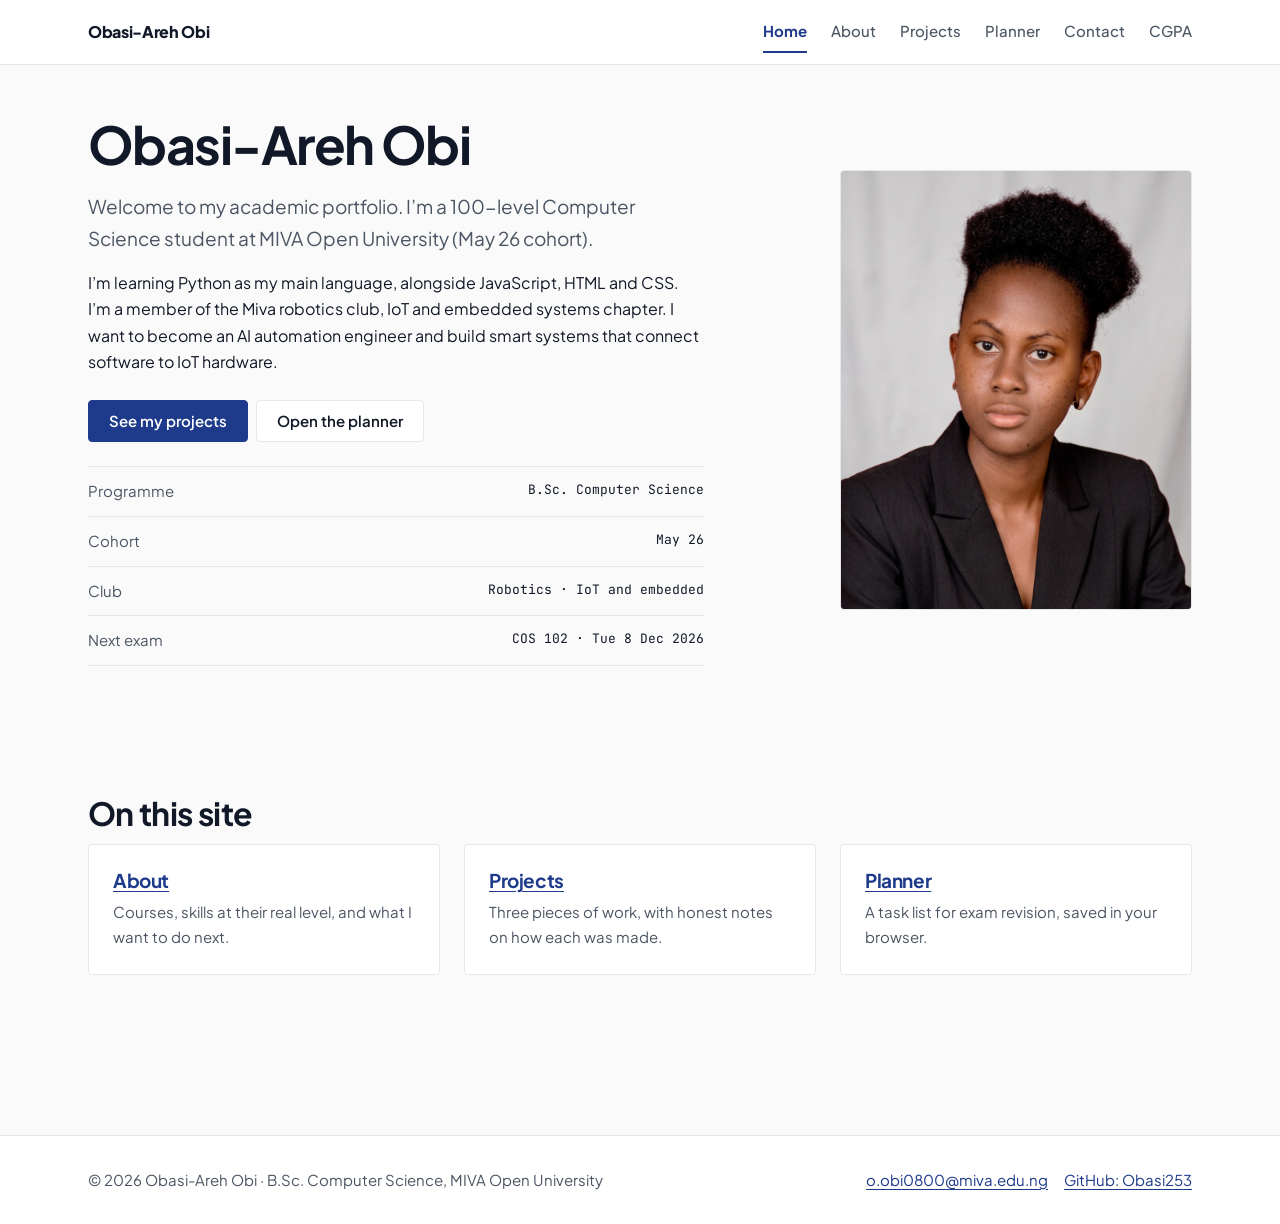
<file: index.html>
<!DOCTYPE html>
<html lang="en">
<head>
<meta charset="UTF-8">
<meta name="viewport" content="width=device-width, initial-scale=1">
<title>Home | Obasi-Areh Obi</title>
<meta name="description" content="Portfolio and academic planner of Obasi-Areh Obi, a Computer Science student at MIVA Open University.">
<link rel="preconnect" href="https://fonts.googleapis.com">
<link rel="preconnect" href="https://fonts.gstatic.com" crossorigin>
<link href="https://fonts.googleapis.com/css2?family=JetBrains+Mono:wght@400;500&family=Plus+Jakarta+Sans:wght@400;500;600;700;800&display=swap" rel="stylesheet">
<link rel="stylesheet" href="css/style.css">
</head>
<body>
<a class="skip-link" href="#main">Skip to content</a>
<header class="site-header"><div class="container">
<a class="brand" href="index.html">Obasi-Areh Obi</a>
<button class="nav-toggle" type="button" aria-expanded="false" aria-controls="site-nav">Menu</button>
<nav class="nav" id="site-nav" aria-label="Main"><ul><li><a href="index.html" aria-current="page">Home</a></li><li><a href="about.html">About</a></li><li><a href="projects.html">Projects</a></li><li><a href="planner.html">Planner</a></li><li><a href="contact.html">Contact</a></li><li><a href="cgpa.html">CGPA</a></li></ul></nav>
</div></header>
<main id="main">

<section class="hero"><div class="container hero-grid">
<div>
<h1>Obasi-Areh Obi</h1>
<p class="lead">Welcome to my academic portfolio. I’m a 100-level Computer Science student at MIVA Open University (May 26 cohort).</p>
<p>I’m learning Python as my main language, alongside JavaScript, HTML and CSS. I’m a member of the Miva robotics club, IoT and embedded systems chapter. I want to become an AI automation engineer and build smart systems that connect software to IoT hardware.</p>
<div class="cluster mt-5"><a class="btn" href="projects.html">See my projects</a><a class="btn btn-secondary" href="planner.html">Open the planner</a></div>
<ul class="meta-list">
<li><span class="label">Programme</span><span class="value">B.Sc. Computer Science</span></li>
<li><span class="label">Cohort</span><span class="value">May 26</span></li>
<li><span class="label">Club</span><span class="value">Robotics · IoT and embedded</span></li>
<li><span class="label">Next exam</span><span class="value">COS 102 · Tue 8 Dec 2026</span></li>
</ul>
</div>
<img class="portrait" src="assets/profile.jpg" alt="Portrait of Obasi-Areh Obi" width="440" height="550" onerror="this.onerror=null;this.src='data:image/svg+xml,%3Csvg%20xmlns=%22http://www.w3.org/2000/svg%22%20viewBox=%220%200%20440%20550%22%3E%3Crect%20width=%22440%22%20height=%22550%22%20fill=%22%23EFF3FF%22/%3E%3Ctext%20x=%22220%22%20y=%22275%22%20font-family=%22Arial,sans-serif%22%20font-size=%2222%22%20fill=%22%231E3A8A%22%20text-anchor=%22middle%22%3EImage%20not%20added%20yet%3C/text%3E%3C/svg%3E'">
</div></section>
<section class="section"><div class="container">
<h2>On this site</h2>
<div class="grid grid-3">
<article class="card"><h3><a href="about.html">About</a></h3><p>Courses, skills at their real level, and what I want to do next.</p></article>
<article class="card"><h3><a href="projects.html">Projects</a></h3><p>Three pieces of work, with honest notes on how each was made.</p></article>
<article class="card"><h3><a href="planner.html">Planner</a></h3><p>A task list for exam revision, saved in your browser.</p></article>
</div></div></section>
</main>
<footer class="site-footer"><div class="container">
<p class="mb-0">© <span id="year">2026</span> Obasi-Areh Obi · B.Sc. Computer Science, MIVA Open University</p>
<ul><li><a href="mailto:o.obi0800@miva.edu.ng">o.obi0800@miva.edu.ng</a></li><li><a href="https://github.com/Obasi253">GitHub: Obasi253</a></li></ul>
</div></footer>
<script src="js/main.js"></script>
</body>
</html>
</file>
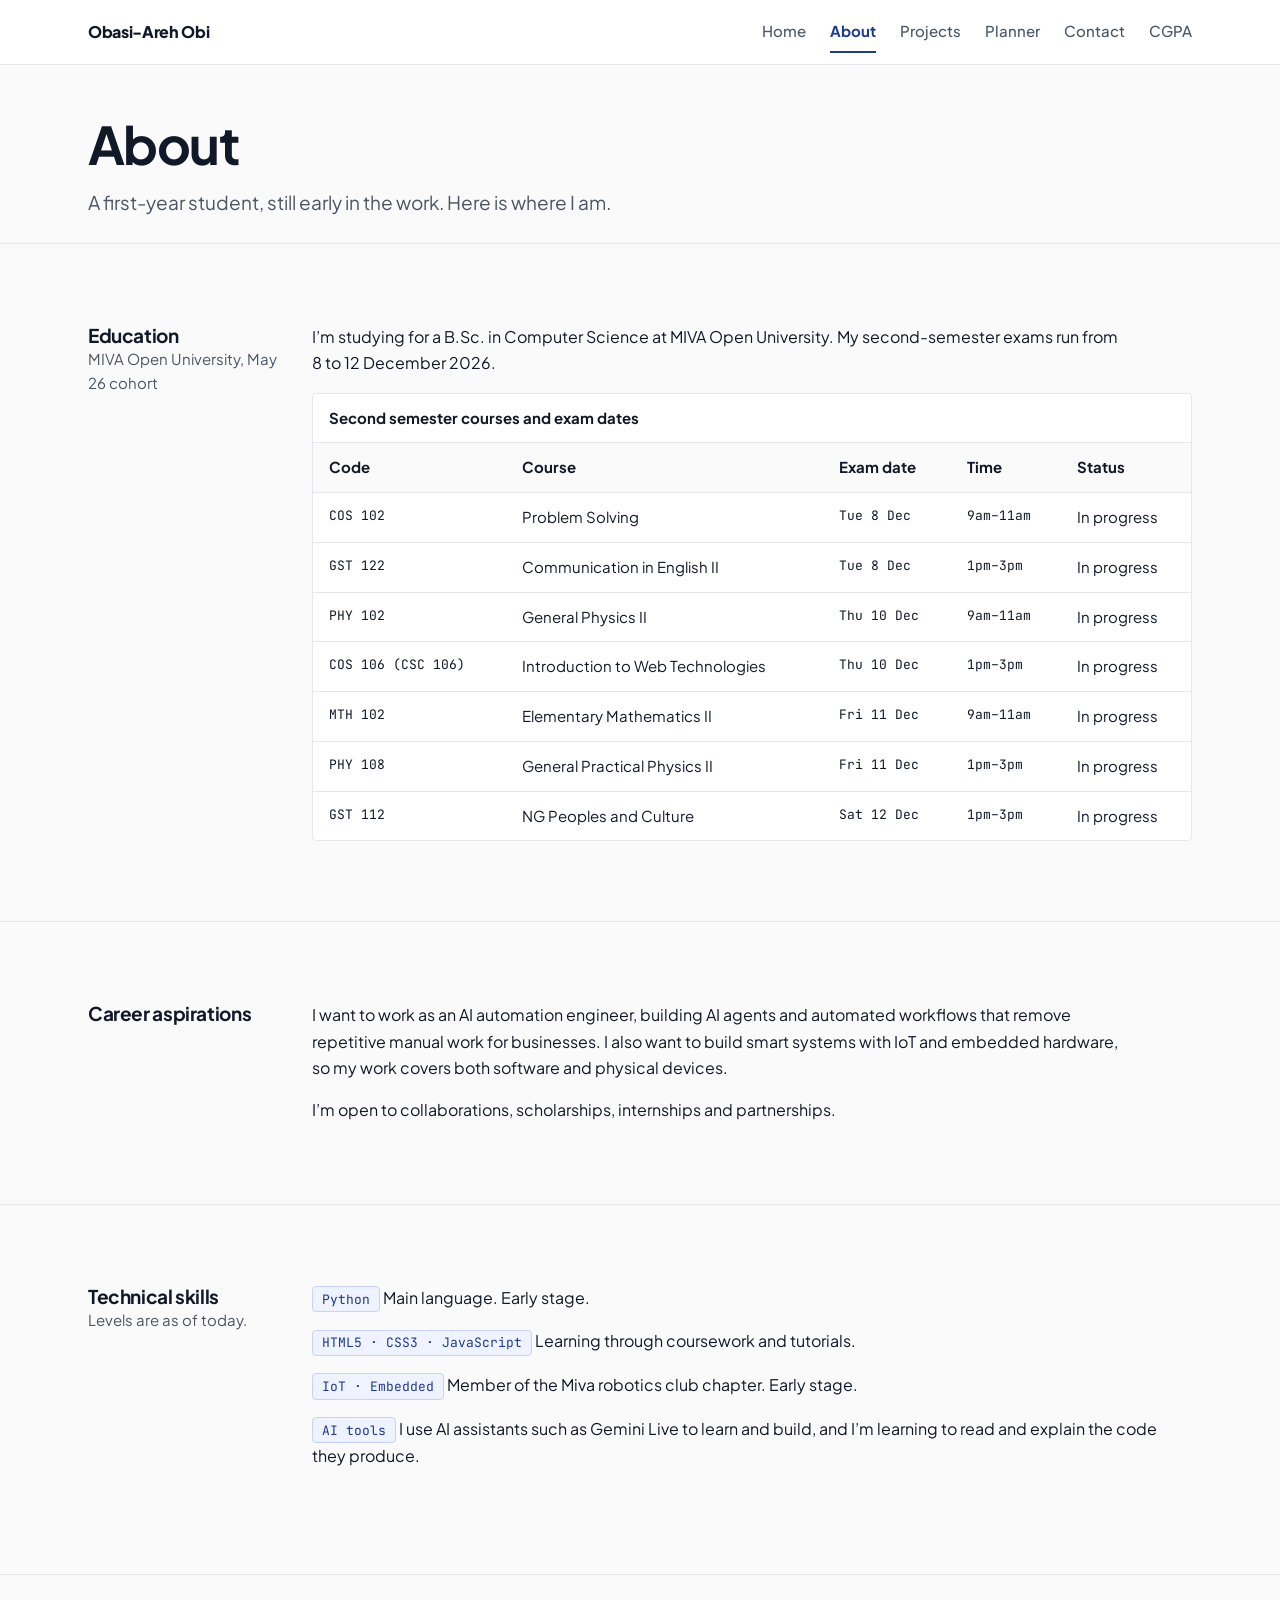
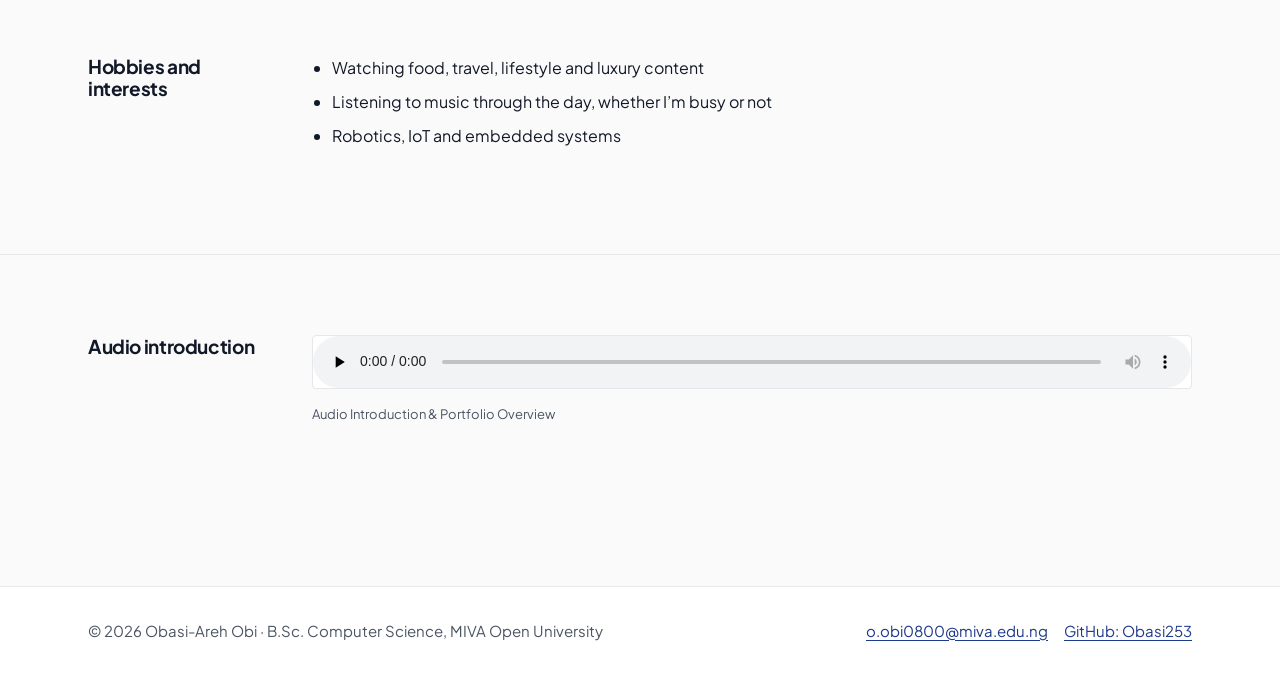
<file: about.html>
<!DOCTYPE html>
<html lang="en">
<head>
<meta charset="UTF-8">
<meta name="viewport" content="width=device-width, initial-scale=1">
<title>About | Obasi-Areh Obi</title>
<meta name="description" content="Education, skills, career aims and interests of Obasi-Areh Obi.">
<link rel="preconnect" href="https://fonts.googleapis.com">
<link rel="preconnect" href="https://fonts.gstatic.com" crossorigin>
<link href="https://fonts.googleapis.com/css2?family=JetBrains+Mono:wght@400;500&family=Plus+Jakarta+Sans:wght@400;500;600;700;800&display=swap" rel="stylesheet">
<link rel="stylesheet" href="css/style.css">
</head>
<body>
<a class="skip-link" href="#main">Skip to content</a>
<header class="site-header"><div class="container">
<a class="brand" href="index.html">Obasi-Areh Obi</a>
<button class="nav-toggle" type="button" aria-expanded="false" aria-controls="site-nav">Menu</button>
<nav class="nav" id="site-nav" aria-label="Main"><ul><li><a href="index.html">Home</a></li><li><a href="about.html" aria-current="page">About</a></li><li><a href="projects.html">Projects</a></li><li><a href="planner.html">Planner</a></li><li><a href="contact.html">Contact</a></li><li><a href="cgpa.html">CGPA</a></li></ul></nav>
</div></header>
<main id="main">

<div class="page-title"><div class="container"><h1>About</h1><p>A first-year student, still early in the work. Here is where I am.</p></div></div>
<section class="section"><div class="container split">
<div class="split-label"><h2>Education</h2><p>MIVA Open University, May 26 cohort</p></div>
<div class="stack"><p>I’m studying for a B.Sc. in Computer Science at MIVA Open University. My second-semester exams run from 8 to 12 December 2026.</p>
<div class="table-wrap"><table class="stack-table">
<caption>Second semester courses and exam dates</caption>
<thead><tr><th scope="col">Code</th><th scope="col">Course</th><th scope="col">Exam date</th><th scope="col">Time</th><th scope="col">Status</th></tr></thead>
<tbody><tr><td class="mono" data-label="Code">COS 102</td><td data-label="Course">Problem Solving</td><td class="mono" data-label="Exam date">Tue 8 Dec</td><td class="mono" data-label="Time">9am–11am</td><td data-label="Status">In progress</td></tr><tr><td class="mono" data-label="Code">GST 122</td><td data-label="Course">Communication in English II</td><td class="mono" data-label="Exam date">Tue 8 Dec</td><td class="mono" data-label="Time">1pm–3pm</td><td data-label="Status">In progress</td></tr><tr><td class="mono" data-label="Code">PHY 102</td><td data-label="Course">General Physics II</td><td class="mono" data-label="Exam date">Thu 10 Dec</td><td class="mono" data-label="Time">9am–11am</td><td data-label="Status">In progress</td></tr><tr><td class="mono" data-label="Code">COS 106 (CSC 106)</td><td data-label="Course">Introduction to Web Technologies</td><td class="mono" data-label="Exam date">Thu 10 Dec</td><td class="mono" data-label="Time">1pm–3pm</td><td data-label="Status">In progress</td></tr><tr><td class="mono" data-label="Code">MTH 102</td><td data-label="Course">Elementary Mathematics II</td><td class="mono" data-label="Exam date">Fri 11 Dec</td><td class="mono" data-label="Time">9am–11am</td><td data-label="Status">In progress</td></tr><tr><td class="mono" data-label="Code">PHY 108</td><td data-label="Course">General Practical Physics II</td><td class="mono" data-label="Exam date">Fri 11 Dec</td><td class="mono" data-label="Time">1pm–3pm</td><td data-label="Status">In progress</td></tr><tr><td class="mono" data-label="Code">GST 112</td><td data-label="Course">NG Peoples and Culture</td><td class="mono" data-label="Exam date">Sat 12 Dec</td><td class="mono" data-label="Time">1pm–3pm</td><td data-label="Status">In progress</td></tr></tbody></table></div></div>
</div></section>
<section class="section"><div class="container split">
<div class="split-label"><h2>Career aspirations</h2></div>
<div><p>I want to work as an AI automation engineer, building AI agents and automated workflows that remove repetitive manual work for businesses. I also want to build smart systems with IoT and embedded hardware, so my work covers both software and physical devices.</p>
<p>I’m open to collaborations, scholarships, internships and partnerships.</p></div>
</div></section>
<section class="section"><div class="container split">
<div class="split-label"><h2>Technical skills</h2><p>Levels are as of today.</p></div>
<ul class="stack" style="list-style:none;padding:0">
<li><span class="tag">Python</span> Main language. Early stage.</li>
<li><span class="tag">HTML5 · CSS3 · JavaScript</span> Learning through coursework and tutorials.</li>
<li><span class="tag">IoT · Embedded</span> Member of the Miva robotics club chapter. Early stage.</li>
<li><span class="tag">AI tools</span> I use AI assistants such as Gemini Live to learn and build, and I’m learning to read and explain the code they produce.</li>
</ul></div></section>
<section class="section"><div class="container split">
<div class="split-label"><h2>Hobbies and interests</h2></div>
<ul><li>Watching food, travel, lifestyle and luxury content</li><li>Listening to music through the day, whether I’m busy or not</li><li>Robotics, IoT and embedded systems</li></ul>
</div></section>
<section class="section"><div class="container split">
<div class="split-label"><h2>Audio introduction</h2></div>
<figure><audio controls preload="none"><source src="assets/intro-pitch.mp3" type="audio/mpeg"><source src="assets/intro-pitch.m4a" type="audio/mp4">Your browser does not support the audio element. The audio file is assets/intro-pitch.mp3 or assets/intro-pitch.m4a.</audio>
<figcaption>Audio Introduction &amp; Portfolio Overview</figcaption></figure>
</div></section>
</main>
<footer class="site-footer"><div class="container">
<p class="mb-0">© <span id="year">2026</span> Obasi-Areh Obi · B.Sc. Computer Science, MIVA Open University</p>
<ul><li><a href="mailto:o.obi0800@miva.edu.ng">o.obi0800@miva.edu.ng</a></li><li><a href="https://github.com/Obasi253">GitHub: Obasi253</a></li></ul>
</div></footer>
<script src="js/main.js"></script>
</body>
</html>
</file>
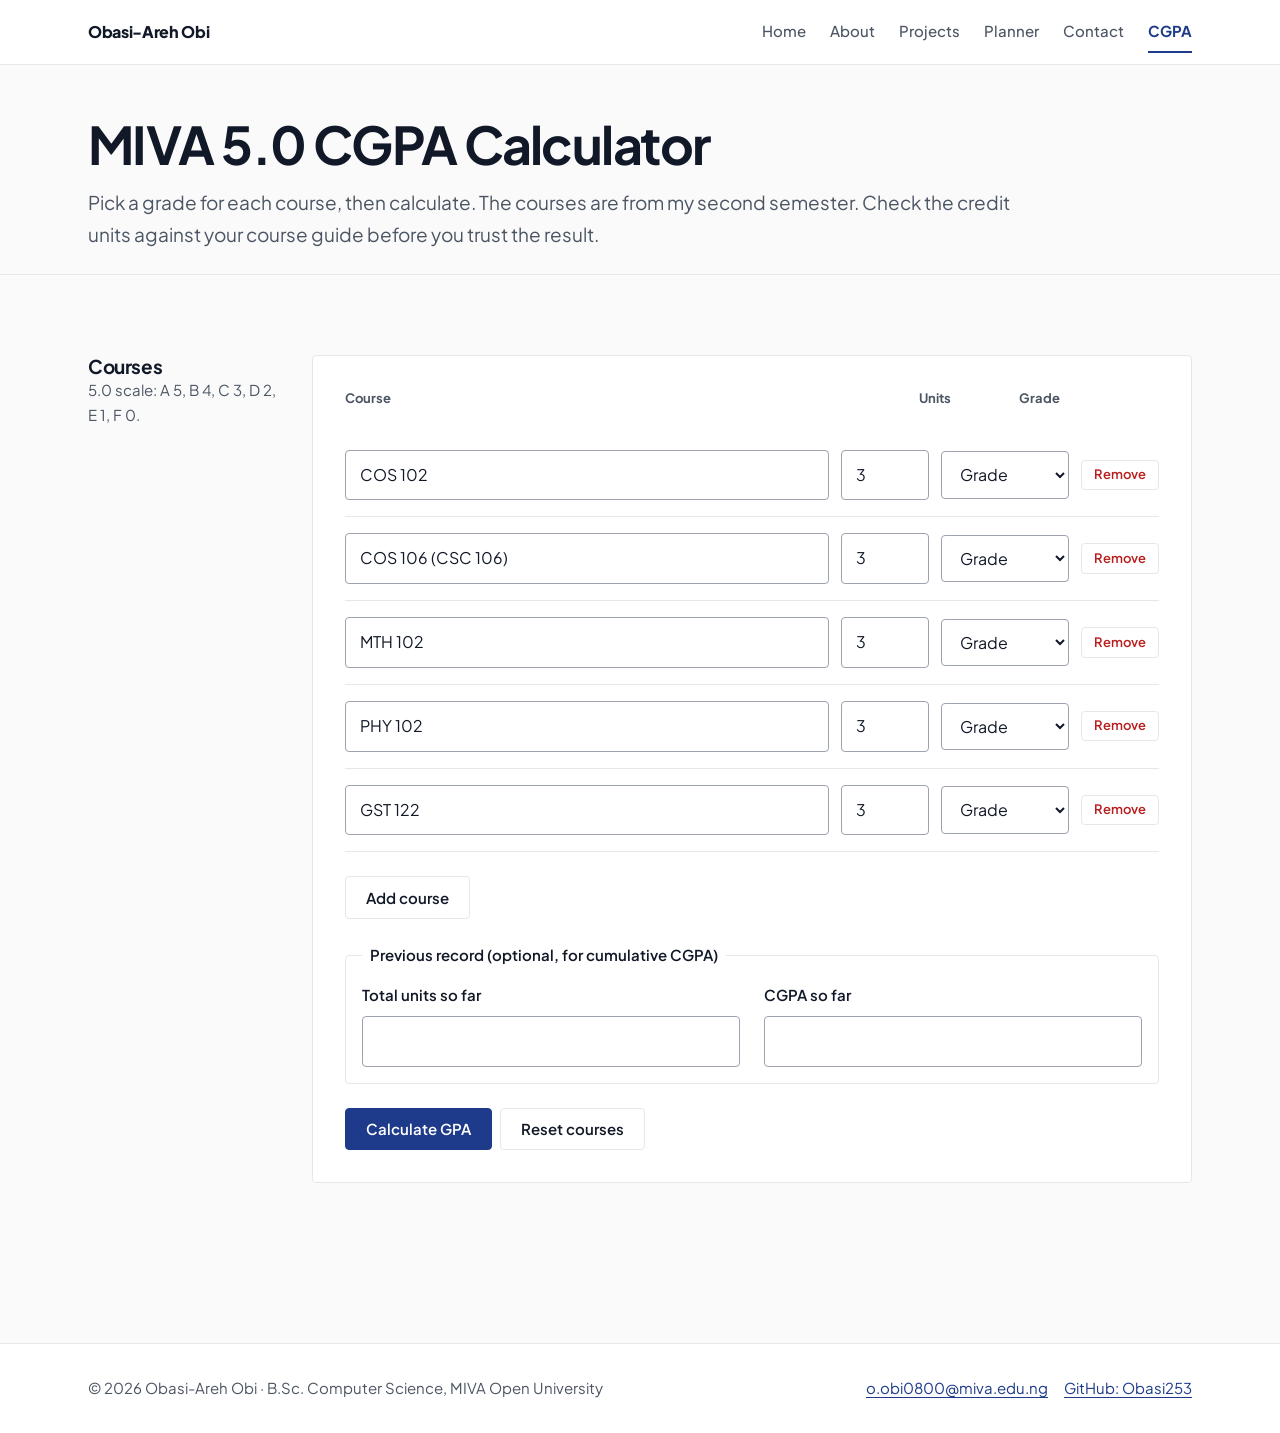
<file: cgpa.html>
<!DOCTYPE html>
<html lang="en">
<head>
<meta charset="UTF-8">
<meta name="viewport" content="width=device-width, initial-scale=1">
<title>CGPA Calculator | Obasi-Areh Obi</title>
<meta name="description" content="A 5.0-scale CGPA calculator for MIVA Open University students.">
<link rel="preconnect" href="https://fonts.googleapis.com">
<link rel="preconnect" href="https://fonts.gstatic.com" crossorigin>
<link href="https://fonts.googleapis.com/css2?family=JetBrains+Mono:wght@400;500&family=Plus+Jakarta+Sans:wght@400;500;600;700;800&display=swap" rel="stylesheet">
<link rel="stylesheet" href="css/style.css">
</head>
<body>
<a class="skip-link" href="#main">Skip to content</a>
<header class="site-header"><div class="container">
<a class="brand" href="index.html">Obasi-Areh Obi</a>
<button class="nav-toggle" type="button" aria-expanded="false" aria-controls="site-nav">Menu</button>
<nav class="nav" id="site-nav" aria-label="Main"><ul><li><a href="index.html">Home</a></li><li><a href="about.html">About</a></li><li><a href="projects.html">Projects</a></li><li><a href="planner.html">Planner</a></li><li><a href="contact.html">Contact</a></li><li><a href="cgpa.html" aria-current="page">CGPA</a></li></ul></nav>
</div></header>
<main id="main">
<div class="page-title"><div class="container"><h1>MIVA 5.0 CGPA Calculator</h1><p>Pick a grade for each course, then calculate. The courses are from my second semester. Check the credit units against your course guide before you trust the result.</p></div></div>
<section class="section"><div class="container split">
<div class="split-label"><h2>Courses</h2><p>5.0 scale: A 5, B 4, C 3, D 2, E 1, F 0.</p></div>
<div class="stack">
<form class="form" id="cgpa-form" novalidate>
<div class="calc-head" aria-hidden="true"><span>Course</span><span>Units</span><span>Grade</span><span></span></div>
<div id="course-rows"></div>
<div class="cluster"><button class="btn btn-secondary" type="button" id="add-course">Add course</button></div>
<fieldset><legend>Previous record (optional, for cumulative CGPA)</legend>
<div class="grid grid-2">
<div class="field"><label for="prev-units">Total units so far</label><input type="number" id="prev-units" min="0" step="1" inputmode="numeric"></div>
<div class="field"><label for="prev-cgpa">CGPA so far</label><input type="number" id="prev-cgpa" min="0" max="5" step="0.01" inputmode="decimal"></div>
</div></fieldset>
<p class="form-status" id="calc-status" role="status"></p>
<div class="cluster"><button class="btn" type="submit">Calculate GPA</button><button class="btn btn-secondary" type="button" id="reset-courses">Reset courses</button></div>
</form>
<article class="card" id="result" hidden>
<h2>Result</h2>
<dl class="summary"><dt>Semester GPA</dt><dd class="big" id="res-gpa"></dd><dt>Units counted</dt><dd id="res-units"></dd><dt>Quality points</dt><dd id="res-points"></dd><dt>Cumulative CGPA</dt><dd id="res-cgpa"></dd></dl>
</article>
</div></div></section>
</main>
<footer class="site-footer"><div class="container">
<p class="mb-0">© <span id="year">2026</span> Obasi-Areh Obi · B.Sc. Computer Science, MIVA Open University</p>
<ul><li><a href="mailto:o.obi0800@miva.edu.ng">o.obi0800@miva.edu.ng</a></li><li><a href="https://github.com/Obasi253">GitHub: Obasi253</a></li></ul>
</div></footer>
<script src="js/main.js"></script>
</body>
</html>
</file>
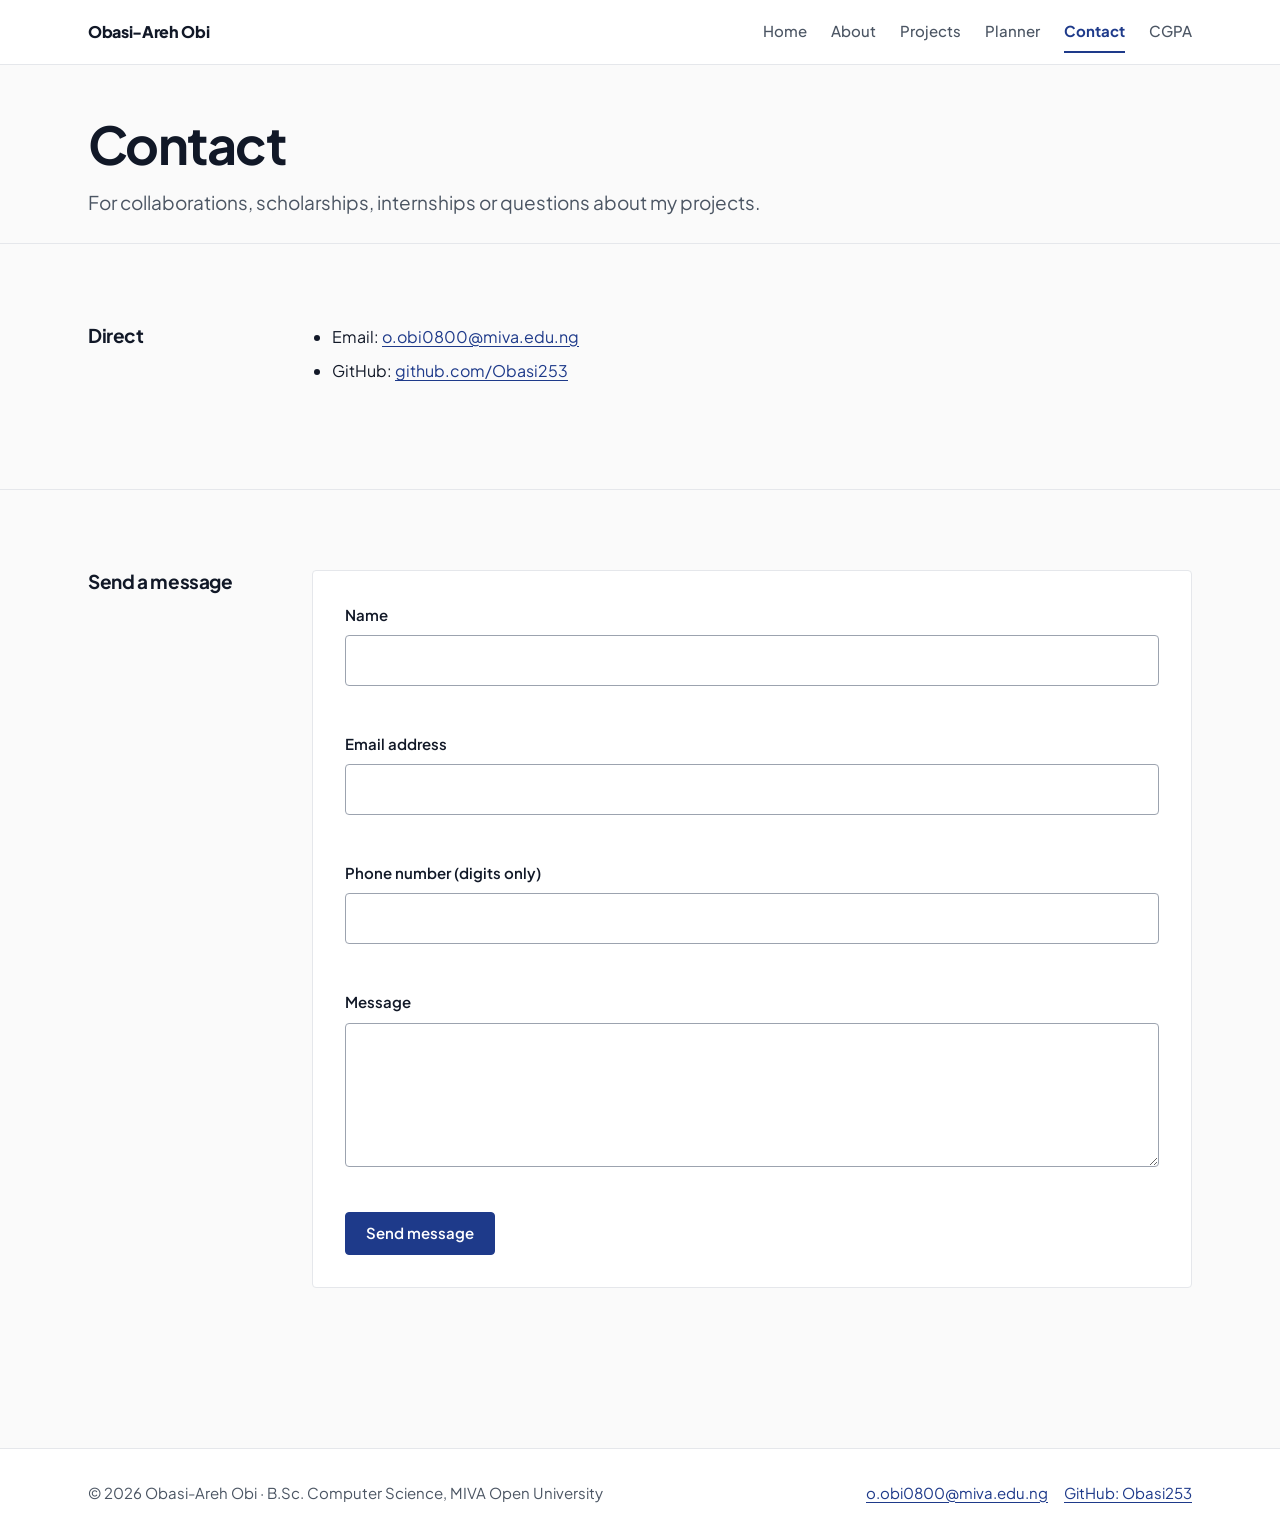
<file: contact.html>
<!DOCTYPE html>
<html lang="en">
<head>
<meta charset="UTF-8">
<meta name="viewport" content="width=device-width, initial-scale=1">
<title>Contact | Obasi-Areh Obi</title>
<meta name="description" content="Contact Obasi-Areh Obi.">
<link rel="preconnect" href="https://fonts.googleapis.com">
<link rel="preconnect" href="https://fonts.gstatic.com" crossorigin>
<link href="https://fonts.googleapis.com/css2?family=JetBrains+Mono:wght@400;500&family=Plus+Jakarta+Sans:wght@400;500;600;700;800&display=swap" rel="stylesheet">
<link rel="stylesheet" href="css/style.css">
</head>
<body>
<a class="skip-link" href="#main">Skip to content</a>
<header class="site-header"><div class="container">
<a class="brand" href="index.html">Obasi-Areh Obi</a>
<button class="nav-toggle" type="button" aria-expanded="false" aria-controls="site-nav">Menu</button>
<nav class="nav" id="site-nav" aria-label="Main"><ul><li><a href="index.html">Home</a></li><li><a href="about.html">About</a></li><li><a href="projects.html">Projects</a></li><li><a href="planner.html">Planner</a></li><li><a href="contact.html" aria-current="page">Contact</a></li><li><a href="cgpa.html">CGPA</a></li></ul></nav>
</div></header>
<main id="main">

<div class="page-title"><div class="container"><h1>Contact</h1><p>For collaborations, scholarships, internships or questions about my projects.</p></div></div>
<section class="section"><div class="container split">
<div class="split-label"><h2>Direct</h2></div>
<ul><li>Email: <a href="mailto:o.obi0800@miva.edu.ng">o.obi0800@miva.edu.ng</a></li><li>GitHub: <a href="https://github.com/Obasi253">github.com/Obasi253</a></li></ul>
</div></section>
<section class="section"><div class="container split">
<div class="split-label"><h2>Send a message</h2></div>
<div class="stack">
<form class="form" id="contact-form" novalidate>
<div class="field"><label for="name">Name</label><input type="text" id="name" name="name" autocomplete="name"><span class="error-message"></span></div>
<div class="field"><label for="email">Email address</label><input type="email" id="email" name="email" autocomplete="email"><span class="error-message"></span></div>
<div class="field"><label for="phone">Phone number (digits only)</label><input type="tel" id="phone" name="phone" inputmode="numeric" autocomplete="tel"><span class="error-message"></span></div>
<div class="field"><label for="message">Message</label><textarea id="message" name="message"></textarea><span class="error-message"></span></div>
<p class="form-status" id="form-status" role="status"></p>
<div><button class="btn" type="submit">Send message</button></div>
</form>
<article class="card" id="confirmation" tabindex="-1" hidden>
<h2>Message Recorded</h2>
<p>Here is a summary of what you entered.</p>
<dl class="summary"><dt>Name</dt><dd id="sum-name"></dd><dt>Email</dt><dd id="sum-email"></dd><dt>Phone</dt><dd id="sum-phone"></dd><dt>Message</dt><dd id="sum-message"></dd></dl>
<p class="text-muted">This site has no server, so nothing is stored or sent from this page. Use the button below to deliver the message by email.</p>
<div class="cluster"><a class="btn" id="send-email" href="mailto:o.obi0800@miva.edu.ng">Send by email</a><button class="btn btn-secondary" type="button" id="new-message">Write another message</button></div>
</article>
</div></div></section>
</main>
<footer class="site-footer"><div class="container">
<p class="mb-0">© <span id="year">2026</span> Obasi-Areh Obi · B.Sc. Computer Science, MIVA Open University</p>
<ul><li><a href="mailto:o.obi0800@miva.edu.ng">o.obi0800@miva.edu.ng</a></li><li><a href="https://github.com/Obasi253">GitHub: Obasi253</a></li></ul>
</div></footer>
<script src="js/main.js"></script>
</body>
</html>
</file>
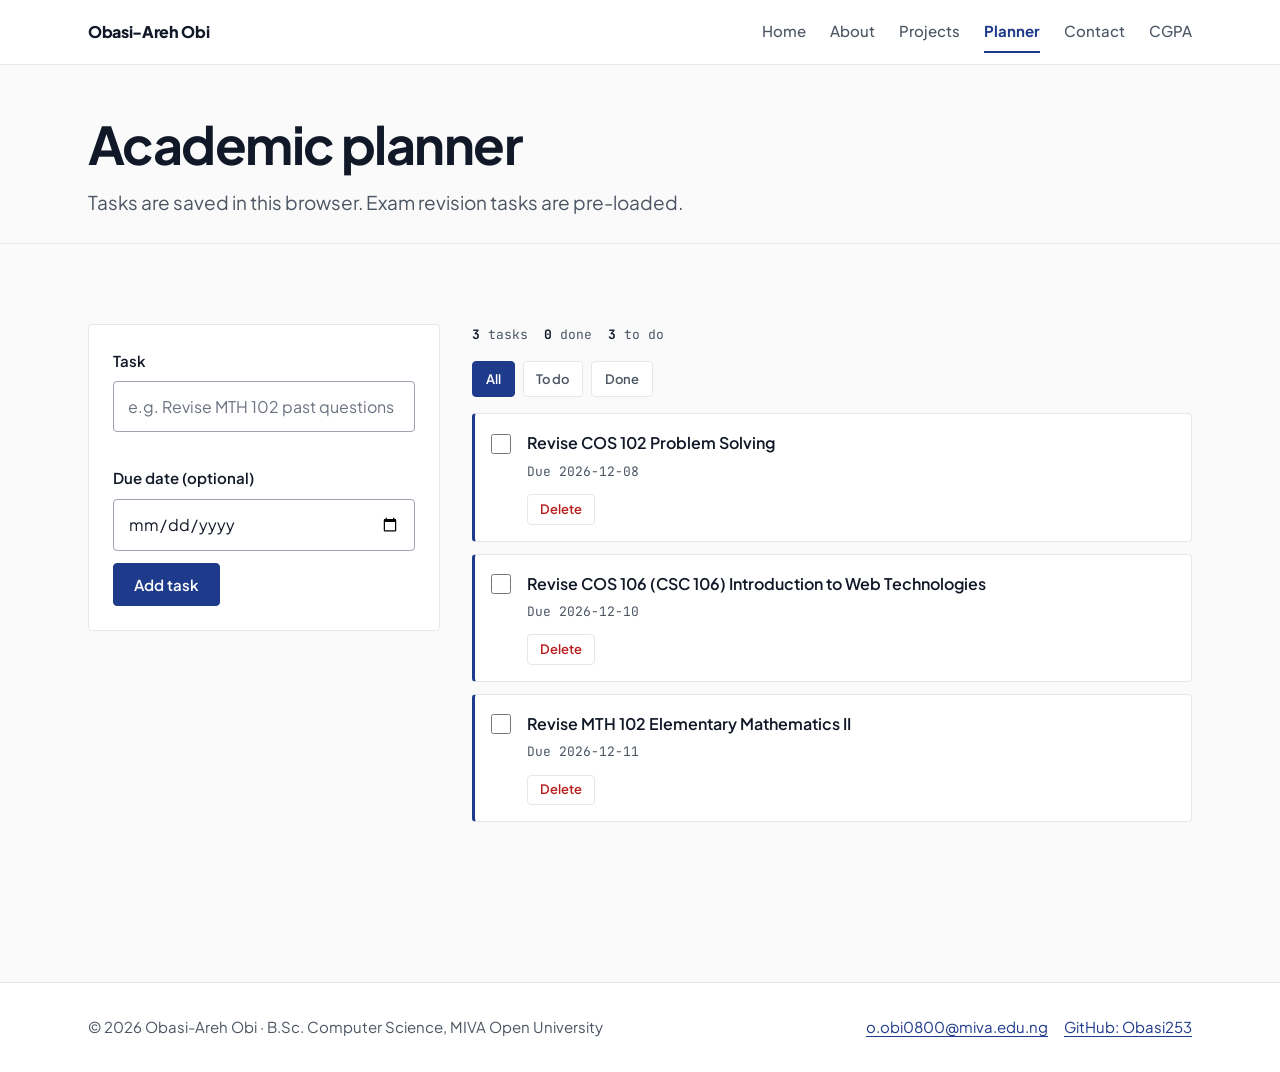
<file: planner.html>
<!DOCTYPE html>
<html lang="en">
<head>
<meta charset="UTF-8">
<meta name="viewport" content="width=device-width, initial-scale=1">
<title>Planner | Obasi-Areh Obi</title>
<meta name="description" content="Academic planner: add, complete and delete revision tasks.">
<link rel="preconnect" href="https://fonts.googleapis.com">
<link rel="preconnect" href="https://fonts.gstatic.com" crossorigin>
<link href="https://fonts.googleapis.com/css2?family=JetBrains+Mono:wght@400;500&family=Plus+Jakarta+Sans:wght@400;500;600;700;800&display=swap" rel="stylesheet">
<link rel="stylesheet" href="css/style.css">
</head>
<body>
<a class="skip-link" href="#main">Skip to content</a>
<header class="site-header"><div class="container">
<a class="brand" href="index.html">Obasi-Areh Obi</a>
<button class="nav-toggle" type="button" aria-expanded="false" aria-controls="site-nav">Menu</button>
<nav class="nav" id="site-nav" aria-label="Main"><ul><li><a href="index.html">Home</a></li><li><a href="about.html">About</a></li><li><a href="projects.html">Projects</a></li><li><a href="planner.html" aria-current="page">Planner</a></li><li><a href="contact.html">Contact</a></li><li><a href="cgpa.html">CGPA</a></li></ul></nav>
</div></header>
<main id="main">

<div class="page-title"><div class="container"><h1>Academic planner</h1><p>Tasks are saved in this browser. Exam revision tasks are pre-loaded.</p></div></div>
<section class="section"><div class="container planner-layout">
<form class="task-form" id="task-form" novalidate>
<div class="field field-wide"><label for="task-title">Task</label><input type="text" id="task-title" name="title" placeholder="e.g. Revise MTH 102 past questions"><span class="error-message" id="task-error"></span></div>
<div class="field"><label for="task-due">Due date (optional)</label><input type="date" id="task-due" name="due"></div>
<button class="btn" type="submit">Add task</button>
</form>
<div>
<p class="planner-summary" id="planner-summary" aria-live="polite"></p>
<div class="filter-bar" role="group" aria-label="Filter tasks">
<button class="filter-btn is-active" type="button" data-filter="all">All</button>
<button class="filter-btn" type="button" data-filter="active">To do</button>
<button class="filter-btn" type="button" data-filter="done">Done</button>
</div>
<ul class="task-list" id="task-list"></ul>
</div></div></section>
</main>
<footer class="site-footer"><div class="container">
<p class="mb-0">© <span id="year">2026</span> Obasi-Areh Obi · B.Sc. Computer Science, MIVA Open University</p>
<ul><li><a href="mailto:o.obi0800@miva.edu.ng">o.obi0800@miva.edu.ng</a></li><li><a href="https://github.com/Obasi253">GitHub: Obasi253</a></li></ul>
</div></footer>
<script src="js/main.js"></script>
</body>
</html>
</file>
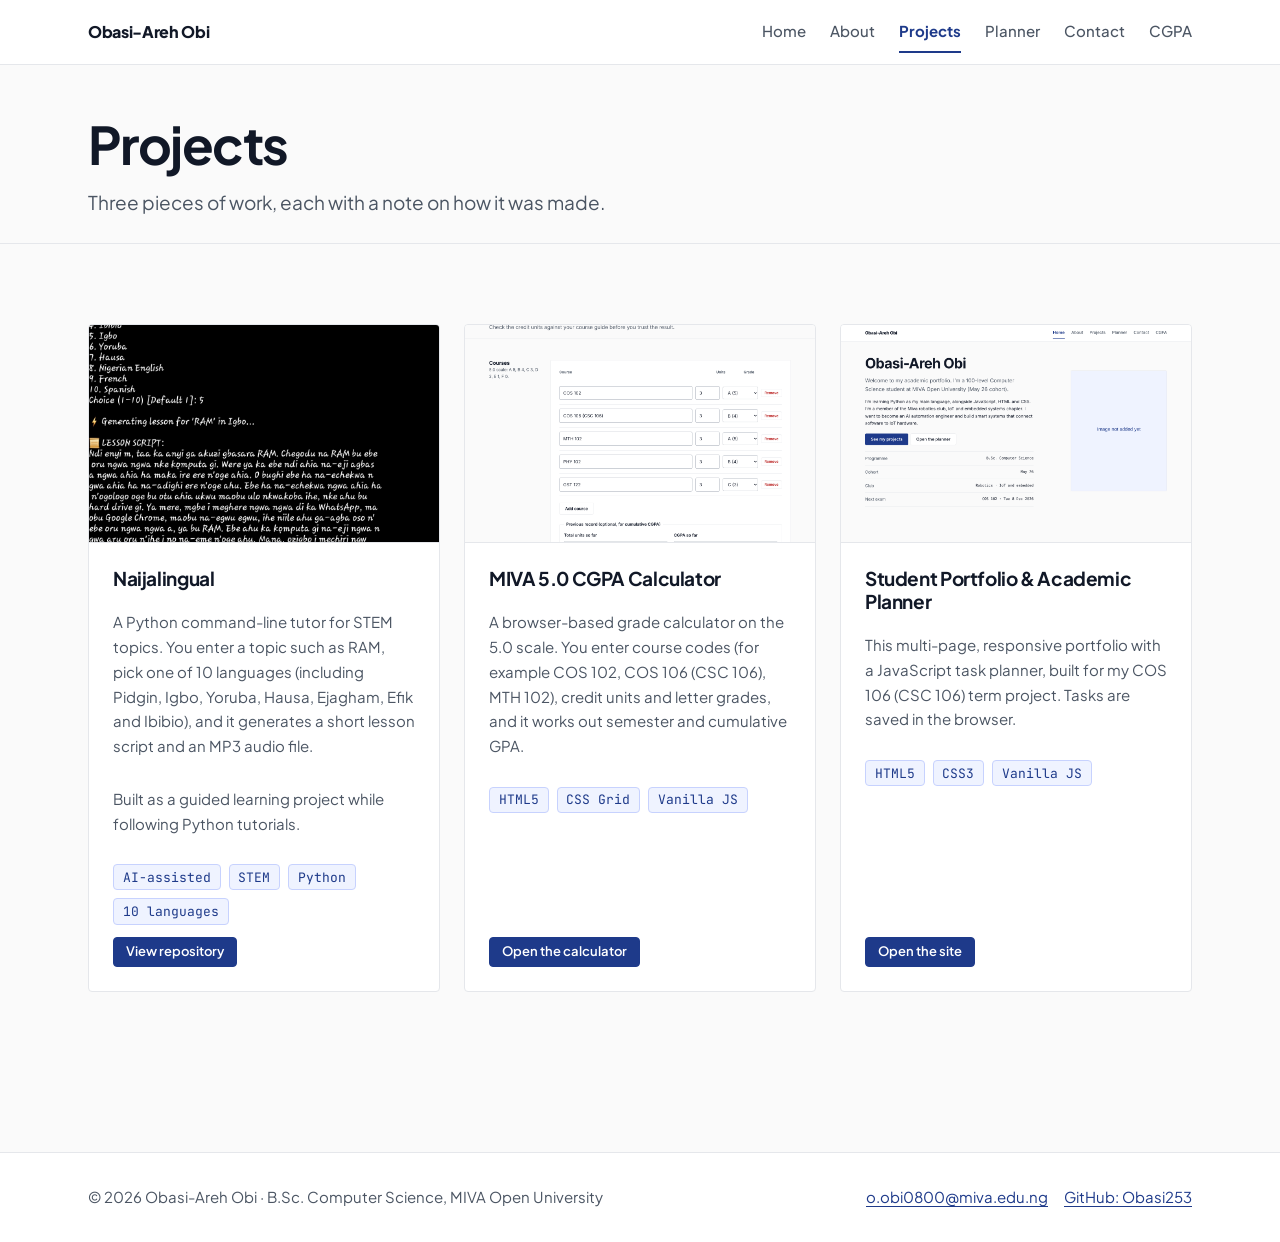
<file: projects.html>
<!DOCTYPE html>
<html lang="en">
<head>
<meta charset="UTF-8">
<meta name="viewport" content="width=device-width, initial-scale=1">
<title>Projects | Obasi-Areh Obi</title>
<meta name="description" content="Three projects by Obasi-Areh Obi, with descriptions, screenshots and links.">
<link rel="preconnect" href="https://fonts.googleapis.com">
<link rel="preconnect" href="https://fonts.gstatic.com" crossorigin>
<link href="https://fonts.googleapis.com/css2?family=JetBrains+Mono:wght@400;500&family=Plus+Jakarta+Sans:wght@400;500;600;700;800&display=swap" rel="stylesheet">
<link rel="stylesheet" href="css/style.css">
</head>
<body>
<a class="skip-link" href="#main">Skip to content</a>
<header class="site-header"><div class="container">
<a class="brand" href="index.html">Obasi-Areh Obi</a>
<button class="nav-toggle" type="button" aria-expanded="false" aria-controls="site-nav">Menu</button>
<nav class="nav" id="site-nav" aria-label="Main"><ul><li><a href="index.html">Home</a></li><li><a href="about.html">About</a></li><li><a href="projects.html" aria-current="page">Projects</a></li><li><a href="planner.html">Planner</a></li><li><a href="contact.html">Contact</a></li><li><a href="cgpa.html">CGPA</a></li></ul></nav>
</div></header>
<main id="main">

<div class="page-title"><div class="container"><h1>Projects</h1><p>Three pieces of work, each with a note on how it was made.</p></div></div>
<section class="section"><div class="container"><div class="grid grid-3">
<article class="card project-card">
<img src="assets/project-1.png" alt="Terminal output of Naijalingual generating an Igbo lesson on RAM" width="640" height="400" onerror="this.onerror=null;this.src='data:image/svg+xml,%3Csvg%20xmlns=%22http://www.w3.org/2000/svg%22%20viewBox=%220%200%20640%20400%22%3E%3Crect%20width=%22640%22%20height=%22400%22%20fill=%22%23EFF3FF%22/%3E%3Ctext%20x=%22320%22%20y=%22200%22%20font-family=%22Arial,sans-serif%22%20font-size=%2222%22%20fill=%22%231E3A8A%22%20text-anchor=%22middle%22%3EImage%20not%20added%20yet%3C/text%3E%3C/svg%3E'">
<div class="card-body"><h3>Naijalingual</h3>
<p>A Python command-line tutor for STEM topics. You enter a topic such as RAM, pick one of 10 languages (including Pidgin, Igbo, Yoruba, Hausa, Ejagham, Efik and Ibibio), and it generates a short lesson script and an MP3 audio file.</p>
<p>Built as a guided learning project while following Python tutorials.</p>
<div class="cluster"><span class="tag">AI-assisted</span><span class="tag">STEM</span><span class="tag">Python</span><span class="tag">10 languages</span></div>
<div class="card-links"><a class="btn btn-sm" href="https://github.com/Obasi253/Naijalingual/tree/main">View repository</a></div></div>
</article>
<article class="card project-card">
<img src="assets/project-2.png" alt="Screenshot of the MIVA 5.0 CGPA Calculator" width="640" height="400" onerror="this.onerror=null;this.src='data:image/svg+xml,%3Csvg%20xmlns=%22http://www.w3.org/2000/svg%22%20viewBox=%220%200%20640%20400%22%3E%3Crect%20width=%22640%22%20height=%22400%22%20fill=%22%23EFF3FF%22/%3E%3Ctext%20x=%22320%22%20y=%22200%22%20font-family=%22Arial,sans-serif%22%20font-size=%2222%22%20fill=%22%231E3A8A%22%20text-anchor=%22middle%22%3EImage%20not%20added%20yet%3C/text%3E%3C/svg%3E'">
<div class="card-body"><h3>MIVA 5.0 CGPA Calculator</h3>
<p>A browser-based grade calculator on the 5.0 scale. You enter course codes (for example COS 102, COS 106 (CSC 106), MTH 102), credit units and letter grades, and it works out semester and cumulative GPA.</p>
<div class="cluster"><span class="tag">HTML5</span><span class="tag">CSS Grid</span><span class="tag">Vanilla JS</span></div>
<div class="card-links"><a class="btn btn-sm" href="cgpa.html">Open the calculator</a></div></div>
</article>
<article class="card project-card">
<img src="assets/project-3.png" alt="Screenshot of this portfolio website" width="640" height="400" onerror="this.onerror=null;this.src='data:image/svg+xml,%3Csvg%20xmlns=%22http://www.w3.org/2000/svg%22%20viewBox=%220%200%20640%20400%22%3E%3Crect%20width=%22640%22%20height=%22400%22%20fill=%22%23EFF3FF%22/%3E%3Ctext%20x=%22320%22%20y=%22200%22%20font-family=%22Arial,sans-serif%22%20font-size=%2222%22%20fill=%22%231E3A8A%22%20text-anchor=%22middle%22%3EImage%20not%20added%20yet%3C/text%3E%3C/svg%3E'">
<div class="card-body"><h3>Student Portfolio &amp; Academic Planner</h3>
<p>This multi-page, responsive portfolio with a JavaScript task planner, built for my COS 106 (CSC 106) term project. Tasks are saved in the browser.</p>
<div class="cluster"><span class="tag">HTML5</span><span class="tag">CSS3</span><span class="tag">Vanilla JS</span></div>
<div class="card-links"><a class="btn btn-sm" href="index.html">Open the site</a></div></div>
</article>
</div></div></section>

</main>
<footer class="site-footer"><div class="container">
<p class="mb-0">© <span id="year">2026</span> Obasi-Areh Obi · B.Sc. Computer Science, MIVA Open University</p>
<ul><li><a href="mailto:o.obi0800@miva.edu.ng">o.obi0800@miva.edu.ng</a></li><li><a href="https://github.com/Obasi253">GitHub: Obasi253</a></li></ul>
</div></footer>
<script src="js/main.js"></script>
</body>
</html>
</file>
<file: css/style.css>
/* ==========================================================================
   COS 106 Term Project - Student Portfolio and Academic Planner
   Shared stylesheet for: index, about, projects, planner, contact
   Sections: 1 Tokens | 2 Base | 3 Layout | 4 Header/Nav | 5 Hero | 6 Cards
             7 Tags/Buttons | 8 Tables | 9 Forms | 10 Planner | 11 Media
             12 Footer | 13 Utilities | 14 Responsive | 15 Reduced motion
   ========================================================================== */

/* 1. Tokens ---------------------------------------------------------------- */
:root {
  --bg: #FAFAFA;
  --surface: #FFFFFF;
  --text: #111827;
  --text-muted: #4B5563;
  --accent: #1E3A8A;
  --accent-hover: #172554;
  --accent-soft: #EFF3FF;
  --border: #E5E7EB;
  --danger: #B91C1C;
  --danger-soft: #FEF2F2;
  --success: #166534;
  --success-soft: #F0FDF4;

  --font-sans: "Plus Jakarta Sans", system-ui, -apple-system, "Segoe UI", Arial, sans-serif;
  --font-mono: "JetBrains Mono", ui-monospace, "SFMono-Regular", Consolas, monospace;

  --text-xs: 0.8125rem;
  --text-sm: 0.9375rem;
  --text-base: 1rem;
  --text-lg: 1.1875rem;
  --text-xl: clamp(1.5rem, 1.2rem + 1.2vw, 2rem);
  --text-2xl: clamp(2rem, 1.4rem + 2.6vw, 3.25rem);

  --space-1: 0.25rem;
  --space-2: 0.5rem;
  --space-3: 0.75rem;
  --space-4: 1rem;
  --space-5: 1.5rem;
  --space-6: 2rem;
  --space-7: 3rem;
  --space-8: 5rem;

  --radius: 4px;
  --container: 72rem;
  --header-h: 4rem;
  --transition: 180ms ease;
}

/* 2. Base ------------------------------------------------------------------ */
*, *::before, *::after { box-sizing: border-box; }

html {
  scroll-behavior: smooth;
  -webkit-text-size-adjust: 100%;
}

body {
  margin: 0;
  font-family: var(--font-sans);
  font-size: var(--text-base);
  line-height: 1.65;
  color: var(--text);
  background: var(--bg);
  min-height: 100vh;
  display: flex;
  flex-direction: column;
}

main { flex: 1; }

h1, h2, h3, h4 {
  margin: 0 0 var(--space-3);
  line-height: 1.2;
  letter-spacing: -0.02em;
  font-weight: 700;
}
h1 { font-size: var(--text-2xl); letter-spacing: -0.03em; }
h2 { font-size: var(--text-xl); }
h3 { font-size: var(--text-lg); }
h4 { font-size: var(--text-base); }

p { margin: 0 0 var(--space-4); max-width: 68ch; }
p:last-child { margin-bottom: 0; }

a {
  color: var(--accent);
  text-underline-offset: 3px;
  transition: color var(--transition);
}
a:hover { color: var(--accent-hover); }

img, video { max-width: 100%; height: auto; display: block; }

ul, ol { margin: 0 0 var(--space-4); padding-left: 1.25rem; }
li { margin-bottom: var(--space-2); }

hr { border: 0; border-top: 1px solid var(--border); margin: var(--space-6) 0; }

:focus-visible {
  outline: 3px solid var(--accent);
  outline-offset: 2px;
  border-radius: 2px;
}

.skip-link {
  position: absolute;
  left: var(--space-4);
  top: -4rem;
  background: var(--accent);
  color: #fff;
  padding: var(--space-2) var(--space-4);
  border-radius: var(--radius);
  z-index: 200;
  transition: top var(--transition);
}
.skip-link:focus { top: var(--space-3); color: #fff; }

/* 3. Layout ---------------------------------------------------------------- */
.container {
  width: 100%;
  max-width: var(--container);
  margin-inline: auto;
  padding-inline: var(--space-5);
}

.section { padding-block: var(--space-7); }
.section + .section { border-top: 1px solid var(--border); }

.page-title {
  padding-block: var(--space-7) var(--space-5);
  border-bottom: 1px solid var(--border);
}
.page-title p { color: var(--text-muted); font-size: var(--text-lg); }

/* Swiss split: label column on the left, content on the right */
.split {
  display: grid;
  grid-template-columns: 1fr;
  gap: var(--space-4);
}
.split > .split-label h2 { margin: 0; font-size: var(--text-lg); }
.split > .split-label p { color: var(--text-muted); font-size: var(--text-sm); }

.grid { display: grid; gap: var(--space-5); }
.grid-2 { grid-template-columns: 1fr; }
.grid-3 { grid-template-columns: 1fr; }

.stack > * + * { margin-top: var(--space-4); }
.cluster { display: flex; flex-wrap: wrap; gap: var(--space-2); align-items: center; }

/* 4. Header and navigation -------------------------------------------------- */
.site-header {
  position: sticky;
  top: 0;
  z-index: 100;
  background: var(--surface);
  border-bottom: 1px solid var(--border);
}

.site-header .container {
  display: flex;
  align-items: center;
  justify-content: space-between;
  min-height: var(--header-h);
}

.brand {
  font-weight: 800;
  font-size: var(--text-base);
  letter-spacing: -0.02em;
  color: var(--text);
  text-decoration: none;
}
.brand:hover { color: var(--accent); }

.nav-toggle {
  display: inline-flex;
  align-items: center;
  gap: var(--space-2);
  background: transparent;
  color: var(--text);
  border: 1px solid var(--border);
  border-radius: var(--radius);
  padding: var(--space-2) var(--space-3);
  font: inherit;
  font-size: var(--text-sm);
  font-weight: 600;
  cursor: pointer;
  transition: border-color var(--transition), background var(--transition);
}
.nav-toggle:hover { border-color: var(--text); }

.nav {
  display: none;
  position: absolute;
  top: 100%;
  left: 0;
  right: 0;
  background: var(--surface);
  border-bottom: 1px solid var(--border);
}
.nav.is-open { display: block; }

.nav ul {
  list-style: none;
  margin: 0;
  padding: var(--space-2) var(--space-5) var(--space-4);
  display: flex;
  flex-direction: column;
}
.nav li { margin: 0; }

.nav a {
  display: block;
  padding: var(--space-3) 0;
  color: var(--text-muted);
  text-decoration: none;
  font-weight: 500;
  font-size: var(--text-sm);
  border-bottom: 1px solid var(--border);
  transition: color var(--transition);
}
.nav a:hover { color: var(--text); }
.nav a[aria-current="page"] { color: var(--accent); font-weight: 700; }

/* 5. Hero ------------------------------------------------------------------ */
.hero { padding-block: var(--space-7); animation: page-in 500ms ease-out both; }

.hero-grid {
  display: grid;
  grid-template-columns: 1fr;
  gap: var(--space-6);
  align-items: center;
}

.hero h1 { margin-bottom: var(--space-4); }
.hero .lead { font-size: var(--text-lg); color: var(--text-muted); }

.portrait {
  width: 100%;
  max-width: 22rem;
  aspect-ratio: 4 / 5;
  object-fit: cover;
  border: 1px solid var(--border);
  border-radius: var(--radius);
  background: var(--accent-soft);
}

.meta-list {
  list-style: none;
  padding: 0;
  margin: var(--space-5) 0 0;
  border-top: 1px solid var(--border);
}
.meta-list li {
  display: flex;
  justify-content: space-between;
  gap: var(--space-4);
  margin: 0;
  padding: var(--space-3) 0;
  border-bottom: 1px solid var(--border);
  font-size: var(--text-sm);
}
.meta-list .label { color: var(--text-muted); }
.meta-list .value { font-family: var(--font-mono); font-size: var(--text-xs); text-align: right; }

@keyframes page-in {
  from { opacity: 0; transform: translateY(8px); }
  to   { opacity: 1; transform: none; }
}

/* 6. Cards ----------------------------------------------------------------- */
.card {
  background: var(--surface);
  border: 1px solid var(--border);
  border-radius: var(--radius);
  padding: var(--space-5);
  transition: border-color var(--transition);
}
.card:hover { border-color: var(--accent); }

.card h3 { margin-bottom: var(--space-2); }
.card p { color: var(--text-muted); font-size: var(--text-sm); }

.project-card { padding: 0; display: flex; flex-direction: column; overflow: hidden; }
.project-card img {
  width: 100%;
  aspect-ratio: 16 / 10;
  object-fit: cover;
  border-bottom: 1px solid var(--border);
  background: var(--accent-soft);
}
.project-card .card-body {
  padding: var(--space-5);
  display: flex;
  flex-direction: column;
  gap: var(--space-3);
  flex: 1;
}
.project-card .card-links { margin-top: auto; display: flex; flex-wrap: wrap; gap: var(--space-3); }

/* 7. Tags and buttons ------------------------------------------------------ */
.tag {
  display: inline-block;
  font-family: var(--font-mono);
  font-size: var(--text-xs);
  line-height: 1;
  padding: 0.35rem 0.55rem;
  color: var(--accent);
  background: var(--accent-soft);
  border: 1px solid #C7D2FE;
  border-radius: var(--radius);
}

.date, .course-code {
  font-family: var(--font-mono);
  font-size: var(--text-xs);
  color: var(--text-muted);
}

.btn {
  display: inline-flex;
  align-items: center;
  justify-content: center;
  gap: var(--space-2);
  padding: 0.7rem 1.25rem;
  font: inherit;
  font-size: var(--text-sm);
  font-weight: 600;
  line-height: 1.2;
  color: #fff;
  background: var(--accent);
  border: 1px solid var(--accent);
  border-radius: var(--radius);
  text-decoration: none;
  cursor: pointer;
  transition: background var(--transition), border-color var(--transition), color var(--transition);
}
.btn:hover { background: var(--accent-hover); border-color: var(--accent-hover); color: #fff; }

.btn-secondary { color: var(--text); background: var(--surface); border-color: var(--border); }
.btn-secondary:hover { color: var(--accent); background: var(--surface); border-color: var(--accent); }

.btn-danger { color: var(--danger); background: var(--surface); border-color: var(--border); }
.btn-danger:hover { color: #fff; background: var(--danger); border-color: var(--danger); }

.btn-sm { padding: 0.4rem 0.75rem; font-size: var(--text-xs); }

/* 8. Tables ---------------------------------------------------------------- */
.table-wrap {
  overflow-x: auto;
  border: 1px solid var(--border);
  border-radius: var(--radius);
  background: var(--surface);
}

table { width: 100%; border-collapse: collapse; font-size: var(--text-sm); min-width: 32rem; }

caption {
  caption-side: top;
  text-align: left;
  padding: var(--space-3) var(--space-4);
  font-weight: 700;
  border-bottom: 1px solid var(--border);
}

th, td {
  padding: var(--space-3) var(--space-4);
  text-align: left;
  vertical-align: top;
  border-bottom: 1px solid var(--border);
}
th { font-weight: 700; background: var(--bg); color: var(--text); }
tbody tr:last-child td { border-bottom: 0; }
tbody tr { transition: background var(--transition); }
tbody tr:hover { background: var(--accent-soft); }
td.mono, th.mono { font-family: var(--font-mono); font-size: var(--text-xs); }

/* 9. Forms ----------------------------------------------------------------- */
.form {
  background: var(--surface);
  border: 1px solid var(--border);
  border-radius: var(--radius);
  padding: var(--space-5);
  display: grid;
  gap: var(--space-5);
}

.field { display: flex; flex-direction: column; gap: var(--space-2); }

label { font-weight: 600; font-size: var(--text-sm); }

input[type="text"],
input[type="email"],
input[type="tel"],
input[type="search"],
select,
textarea {
  width: 100%;
  font: inherit;
  font-size: var(--text-base);
  color: var(--text);
  background: var(--surface);
  border: 1px solid #9CA3AF;
  border-radius: var(--radius);
  padding: 0.7rem 0.85rem;
  transition: border-color var(--transition), box-shadow var(--transition);
}
textarea { min-height: 9rem; resize: vertical; }

input:hover, select:hover, textarea:hover { border-color: var(--text); }
input:focus, select:focus, textarea:focus {
  outline: none;
  border-color: var(--accent);
  box-shadow: 0 0 0 3px rgba(30, 58, 138, 0.18);
}

input::placeholder, textarea::placeholder { color: #6B7280; }

.field.has-error input,
.field.has-error textarea,
.field.has-error select { border-color: var(--danger); }
.field.has-error input:focus,
.field.has-error textarea:focus { box-shadow: 0 0 0 3px rgba(185, 28, 28, 0.18); }

.error-message {
  display: none;
  color: var(--danger);
  font-size: var(--text-xs);
  font-weight: 500;
}
.field.has-error .error-message { display: block; }

.form-status {
  display: none;
  padding: var(--space-3) var(--space-4);
  border-radius: var(--radius);
  font-size: var(--text-sm);
  border: 1px solid;
}
.form-status.is-success { display: block; color: var(--success); background: var(--success-soft); border-color: #BBF7D0; }
.form-status.is-error   { display: block; color: var(--danger);  background: var(--danger-soft);  border-color: #FECACA; }

/* 10. Academic planner ----------------------------------------------------- */
.planner-layout { display: grid; grid-template-columns: 1fr; gap: var(--space-6); }

.task-form {
  display: grid;
  gap: var(--space-3);
  grid-template-columns: 1fr;
  background: var(--surface);
  border: 1px solid var(--border);
  border-radius: var(--radius);
  padding: var(--space-5);
}

.planner-summary {
  display: flex;
  flex-wrap: wrap;
  gap: var(--space-4);
  margin-bottom: var(--space-4);
  font-family: var(--font-mono);
  font-size: var(--text-xs);
  color: var(--text-muted);
}
.planner-summary strong { color: var(--text); font-weight: 700; }

.filter-bar { display: flex; flex-wrap: wrap; gap: var(--space-2); margin-bottom: var(--space-4); }
.filter-btn {
  font: inherit;
  font-size: var(--text-xs);
  font-weight: 600;
  padding: 0.4rem 0.8rem;
  color: var(--text-muted);
  background: var(--surface);
  border: 1px solid var(--border);
  border-radius: var(--radius);
  cursor: pointer;
  transition: color var(--transition), border-color var(--transition), background var(--transition);
}
.filter-btn:hover { color: var(--text); border-color: var(--text); }
.filter-btn.is-active { color: #fff; background: var(--accent); border-color: var(--accent); }

.task-list { list-style: none; margin: 0; padding: 0; display: grid; gap: var(--space-3); }

.task-item {
  display: grid;
  grid-template-columns: auto 1fr;
  gap: var(--space-3) var(--space-4);
  align-items: start;
  margin: 0;
  padding: var(--space-4);
  background: var(--surface);
  border: 1px solid var(--border);
  border-left: 3px solid var(--accent);
  border-radius: var(--radius);
  transition: border-color var(--transition), background var(--transition), opacity var(--transition);
}
.task-item input[type="checkbox"] {
  width: 1.25rem;
  height: 1.25rem;
  margin: 0.2rem 0 0;
  accent-color: var(--accent);
  cursor: pointer;
}
.task-title { font-weight: 600; word-break: break-word; }
.task-meta { display: flex; flex-wrap: wrap; gap: var(--space-3); margin-top: var(--space-1); }
.task-actions { grid-column: 2; display: flex; gap: var(--space-2); }

.task-item.is-done { background: var(--bg); border-left-color: #9CA3AF; }
.task-item.is-done .task-title { text-decoration: line-through; color: var(--text-muted); }
.task-item.is-overdue { border-left-color: var(--danger); }

.empty-state {
  padding: var(--space-6) var(--space-5);
  text-align: center;
  color: var(--text-muted);
  background: var(--surface);
  border: 1px dashed #9CA3AF;
  border-radius: var(--radius);
  font-size: var(--text-sm);
}

/* 11. Media ---------------------------------------------------------------- */
figure { margin: 0; }
figcaption { margin-top: var(--space-2); font-size: var(--text-xs); color: var(--text-muted); }

video, audio {
  width: 100%;
  border: 1px solid var(--border);
  border-radius: var(--radius);
  background: var(--surface);
}
video { aspect-ratio: 16 / 9; background: #111827; }

/* 12. Footer --------------------------------------------------------------- */
.site-footer {
  margin-top: var(--space-8);
  padding-block: var(--space-6);
  background: var(--surface);
  border-top: 1px solid var(--border);
  font-size: var(--text-sm);
  color: var(--text-muted);
}
.site-footer .container {
  display: flex;
  flex-direction: column;
  gap: var(--space-3);
}
.site-footer ul { list-style: none; margin: 0; padding: 0; display: flex; flex-wrap: wrap; gap: var(--space-4); }
.site-footer li { margin: 0; }

/* 13. Utilities ------------------------------------------------------------ */
.text-muted { color: var(--text-muted); }
.mono { font-family: var(--font-mono); }
.mt-0 { margin-top: 0; }
.mt-5 { margin-top: var(--space-5); }
.mb-0 { margin-bottom: 0; }
.visually-hidden {
  position: absolute;
  width: 1px;
  height: 1px;
  margin: -1px;
  padding: 0;
  overflow: hidden;
  clip: rect(0 0 0 0);
  white-space: nowrap;
  border: 0;
}

/* 14. Responsive (mobile first, then up) ----------------------------------- */
@media (min-width: 40rem) {
  .grid-2 { grid-template-columns: repeat(2, 1fr); }
  .grid-3 { grid-template-columns: repeat(2, 1fr); }
  .task-form { grid-template-columns: 1fr 12rem; }
  .task-form .field-wide { grid-column: 1 / -1; }
  .task-form .btn { grid-column: 1 / -1; justify-self: start; }
  .site-footer .container { flex-direction: row; justify-content: space-between; align-items: center; }
}

@media (min-width: 48rem) {
  .nav-toggle { display: none; }

  .nav {
    display: block;
    position: static;
    background: transparent;
    border: 0;
  }
  .nav ul { flex-direction: row; gap: var(--space-5); padding: 0; }
  .nav a { padding: var(--space-2) 0; border-bottom: 2px solid transparent; }
  .nav a:hover { border-bottom-color: var(--border); }
  .nav a[aria-current="page"] { border-bottom-color: var(--accent); }

  .hero-grid { grid-template-columns: 1.4fr 1fr; gap: var(--space-7); }
  .portrait { justify-self: end; }

  .split { grid-template-columns: 12rem 1fr; gap: var(--space-6); }
  .grid-3 { grid-template-columns: repeat(3, 1fr); }
  .planner-layout { grid-template-columns: 1fr; }
  .form { padding: var(--space-6); }
}

@media (min-width: 64rem) {
  .planner-layout { grid-template-columns: 22rem 1fr; align-items: start; }
  .planner-layout .task-form { grid-template-columns: 1fr; position: sticky; top: calc(var(--header-h) + var(--space-5)); }
  .section { padding-block: var(--space-8); }
}

/* 15. Reduced motion ------------------------------------------------------- */
@media (prefers-reduced-motion: reduce) {
  html { scroll-behavior: auto; }
  *, *::before, *::after {
    animation-duration: 0.01ms !important;
    animation-iteration-count: 1 !important;
    transition-duration: 0.01ms !important;
  }
}

/* 16. Date input and dialog ------------------------------------------------ */
input[type="date"] { width: 100%; font: inherit; color: var(--text); background: var(--surface); border: 1px solid #9CA3AF; border-radius: var(--radius); padding: 0.7rem 0.85rem; }
input[type="date"]:focus { outline: none; border-color: var(--accent); box-shadow: 0 0 0 3px rgba(30, 58, 138, 0.18); }
dialog { width: calc(100% - 2rem); max-width: 32rem; padding: var(--space-5); color: var(--text); background: var(--surface); border: 1px solid var(--border); border-radius: var(--radius); }
dialog::backdrop { background: rgba(17, 24, 39, 0.5); }

/* 17. Audit additions ------------------------------------------------------ */
[hidden] { display: none !important; }
.grid > *, .split > *, .hero-grid > *, .planner-layout > * { min-width: 0; }
a, .tag { overflow-wrap: anywhere; }
.meta-list li { flex-wrap: wrap; }
input[type="number"] { width: 100%; font: inherit; color: var(--text); background: var(--surface); border: 1px solid #9CA3AF; border-radius: var(--radius); padding: 0.7rem 0.85rem; transition: border-color var(--transition), box-shadow var(--transition); }
input[type="number"]:focus { outline: none; border-color: var(--accent); box-shadow: 0 0 0 3px rgba(30, 58, 138, 0.18); }
fieldset { min-width: 0; margin: 0; padding: var(--space-4); border: 1px solid var(--border); border-radius: var(--radius); }
legend { padding: 0 var(--space-2); font-weight: 600; font-size: var(--text-sm); }
.summary { display: grid; grid-template-columns: 1fr; gap: var(--space-1) var(--space-4); margin: 0; }
.summary dt { color: var(--text-muted); font-size: var(--text-sm); }
.summary dd { margin: 0 0 var(--space-3); font-weight: 600; overflow-wrap: anywhere; white-space: pre-wrap; }
.big { font-family: var(--font-mono); font-size: var(--text-xl); }
.calc-head { display: none; }
.calc-row { display: grid; grid-template-columns: 1fr 1fr; gap: var(--space-3); padding: var(--space-4) 0; border-bottom: 1px solid var(--border); }
.calc-row .c-code { grid-column: 1 / -1; }
.calc-row input[type="text"] { width: 100%; font: inherit; color: var(--text); background: var(--surface); border: 1px solid #9CA3AF; border-radius: var(--radius); padding: 0.7rem 0.85rem; }
.calc-row input[type="text"]:focus { outline: none; border-color: var(--accent); box-shadow: 0 0 0 3px rgba(30, 58, 138, 0.18); }
@media (min-width: 40rem) {
  .summary { grid-template-columns: 10rem 1fr; }
  .summary dd { margin: 0; }
  .calc-head, .calc-row { grid-template-columns: minmax(0, 2.4fr) 5.5rem 8rem auto; align-items: center; }
  .calc-head { display: grid; gap: var(--space-3); font-size: var(--text-xs); font-weight: 700; color: var(--text-muted); }
  .calc-row .c-code { grid-column: auto; }
}
@media (max-width: 39.99rem) {
  .stack-table { min-width: 0; }
  .stack-table, .stack-table tbody { display: block; }
  .stack-table thead { position: absolute; width: 1px; height: 1px; overflow: hidden; clip: rect(0 0 0 0); }
  .stack-table tr { display: block; padding: var(--space-3) var(--space-4); border-bottom: 1px solid var(--border); }
  .stack-table tbody tr:last-child { border-bottom: 0; }
  .stack-table td { display: flex; justify-content: space-between; gap: var(--space-4); padding: var(--space-1) 0; border: 0; text-align: right; }
  .stack-table td::before { content: attr(data-label); font-weight: 600; color: var(--text-muted); text-align: left; }
}

/* 18. Reserve space for error messages so buttons never jump under a tap --- */
.error-message { display: block; min-height: 1.1rem; margin-top: calc(var(--space-1) * -1); line-height: 1.3; }
</file>
